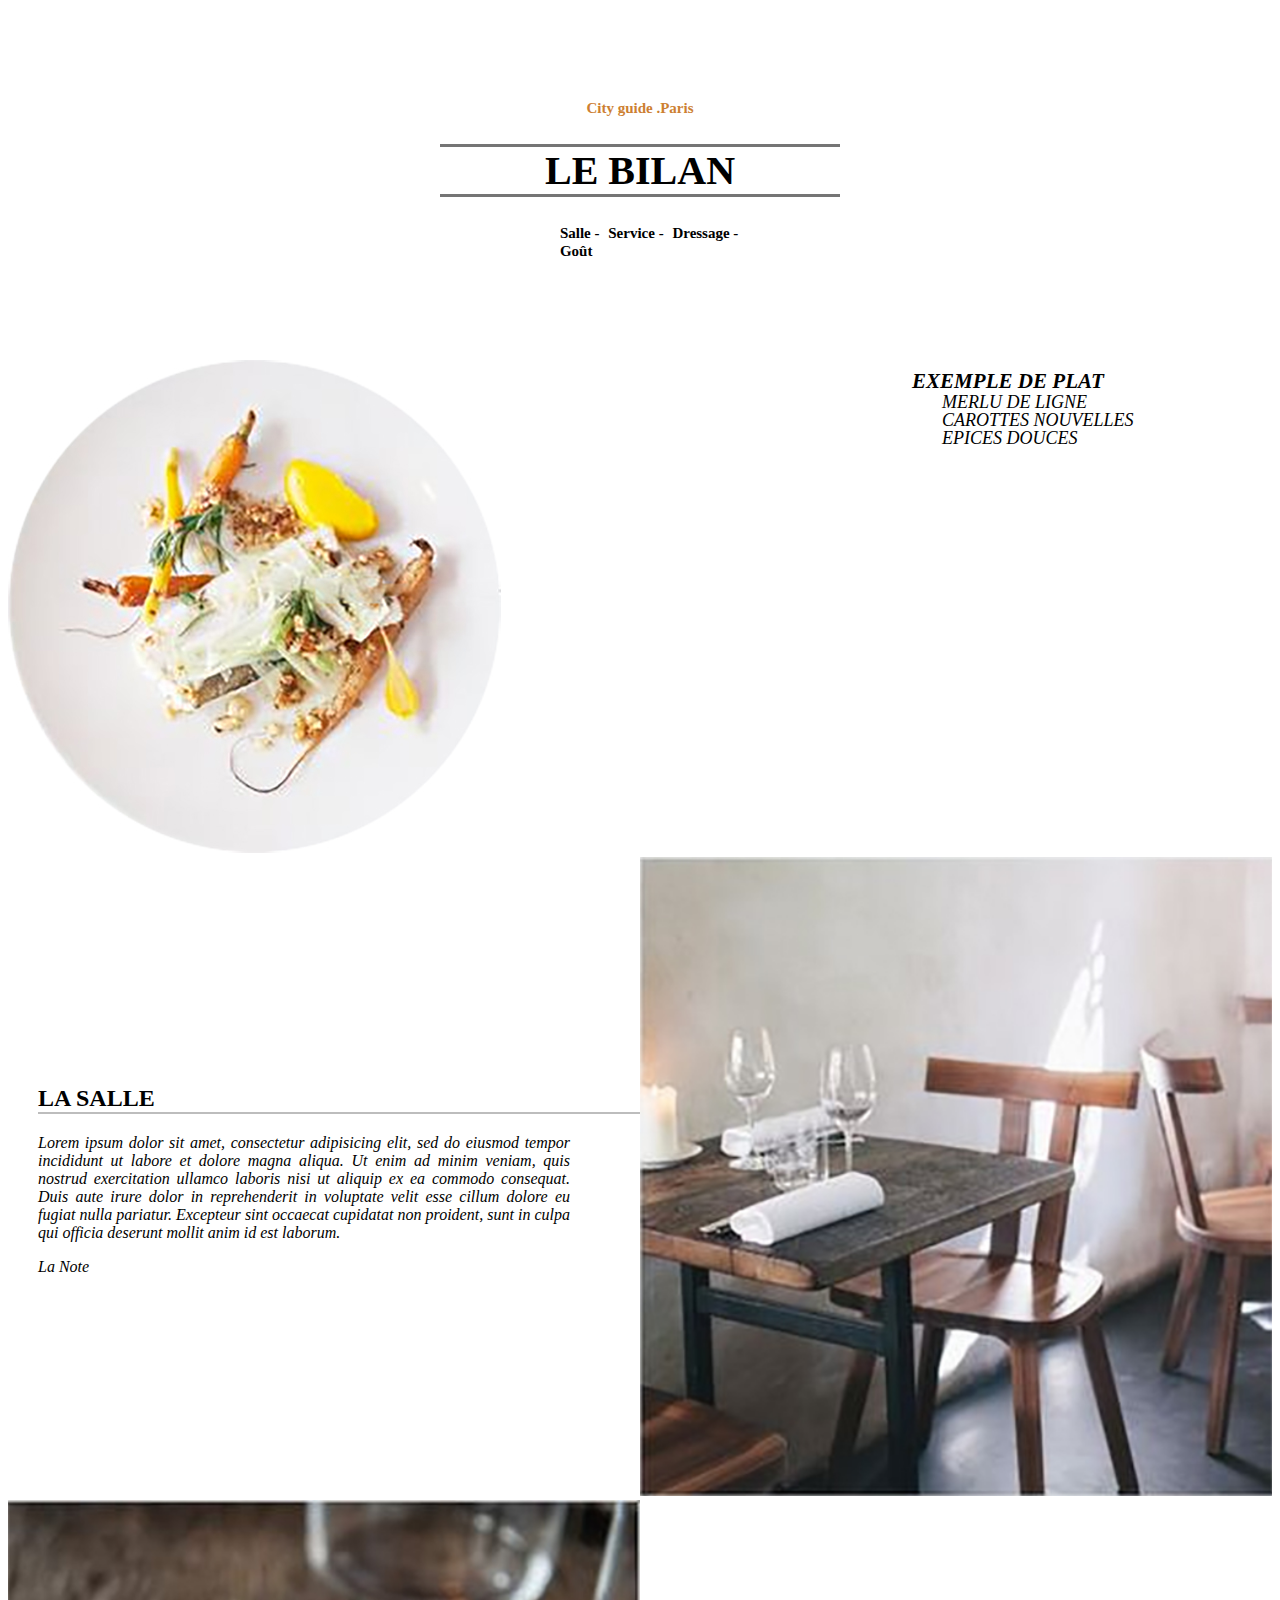
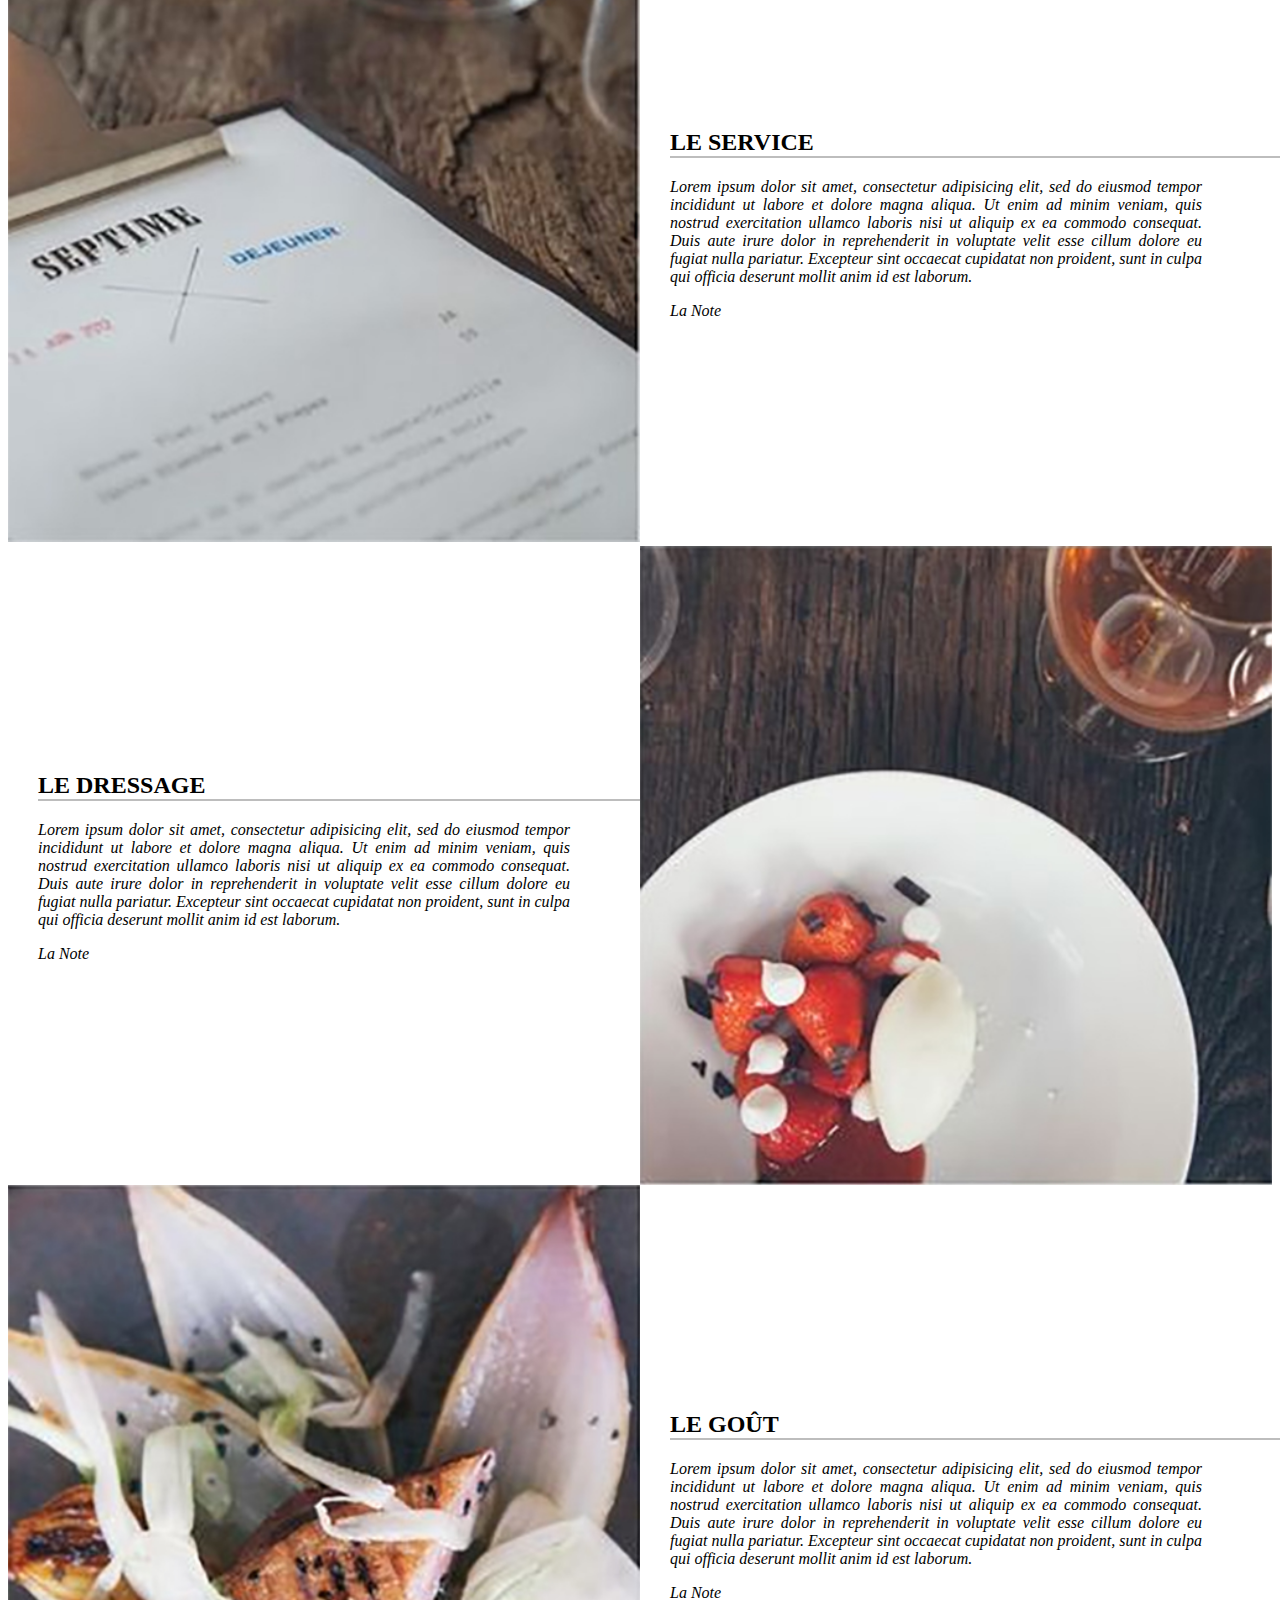
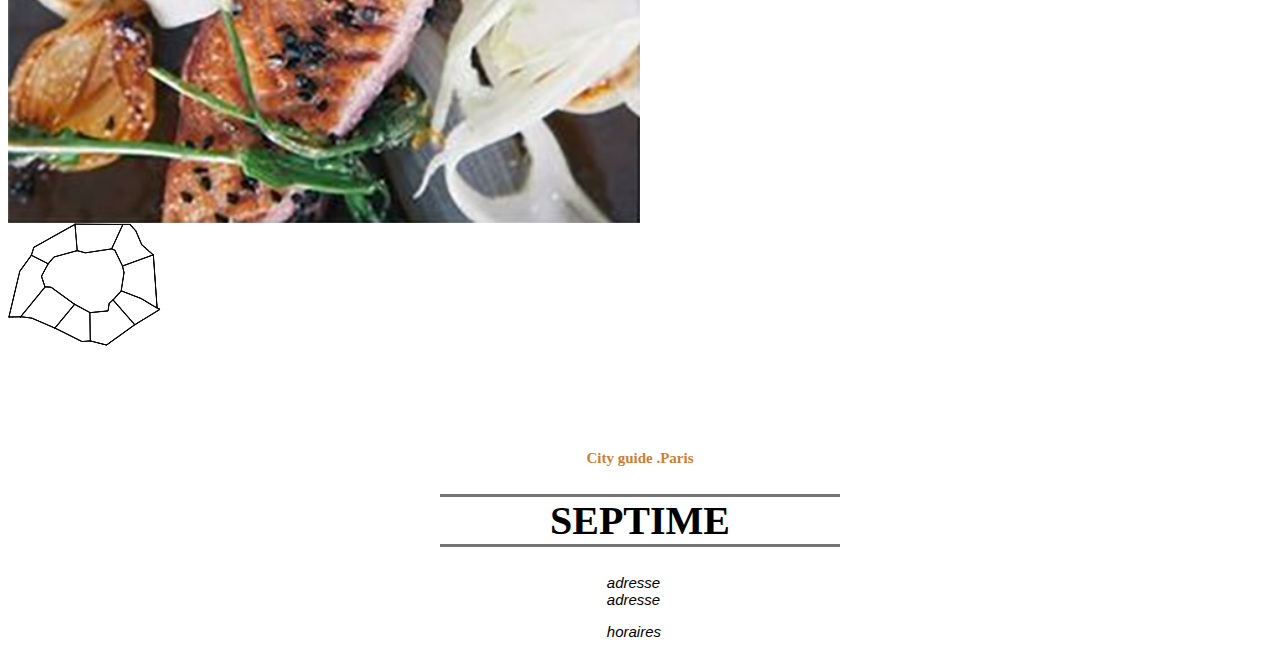
<file: Evaluation/Index.html>
<!DOCTYPE html>
<!DOCTYPE html>
<html lang="fr">
  <head>
    <meta charset="utf-8">
    <link rel="stylesheet" href="css/style.css">
    <title>LE BILAN</title>
  </head>
  <body>
    <header>
      <div class="logo">
        <h4>City guide .Paris</h4>
      </div>
      <div class="Le-Bilan">
        <h1>LE BILAN</h1>
      </div>
      <nav class="">
        <ul>
          <li class="LA-SALLE"><a href="#"> Salle  - </a></li>
          <li class="LE-SERVICE"><a href="#">Service  - </a></li>
          <li class="LE-DRESSAGE"><a href="#">Dressage - </a></li>
          <li class="LE-GOUT"><a href="#">Goût</a></li>
        </ul>
      </nav>
    </header>
    <section class="plat">
      <article class="">
        <h3> Exemple de plat</h3>
        <div class="plat">
          <p>merlu de ligne</p>
          <p>carottes nouvelles</p>
          <p>epices douces</p>

        </div>
      </article>
      <img src="img\plate.jpg" alt="">
    </section>
    <section id="LA-SALLE">
      <article class="page">
        <h2>LA SALLE</h2>
        <p>Lorem ipsum dolor sit amet, consectetur adipisicing elit, sed do eiusmod tempor incididunt ut labore et dolore magna aliqua. Ut enim ad minim veniam, quis nostrud exercitation ullamco laboris nisi ut aliquip ex ea commodo consequat. Duis aute irure dolor in reprehenderit in voluptate velit esse cillum dolore eu fugiat nulla pariatur. Excepteur sint occaecat cupidatat non proident, sunt in culpa qui officia deserunt mollit anim id est laborum.</p>
        <p>La Note </p>
      </article><!--
      --><div class="page">
        <img class=""src="img/restaurent_01.jpg" alt="">
      </div>
    </section>
    <section id="LE-SERVICE">
      <div class="page">
        <img class="" src="img/restaurent_02.jpg" alt="">
      </div><!--
      --><article class="page">
        <h2>LE SERVICE</h2>
        <p>Lorem ipsum dolor sit amet, consectetur adipisicing elit, sed do eiusmod tempor incididunt ut labore et dolore magna aliqua. Ut enim ad minim veniam, quis nostrud exercitation ullamco laboris nisi ut aliquip ex ea commodo consequat. Duis aute irure dolor in reprehenderit in voluptate velit esse cillum dolore eu fugiat nulla pariatur. Excepteur sint occaecat cupidatat non proident, sunt in culpa qui officia deserunt mollit anim id est laborum.</p>
        <p>La Note</p>
      </article>
    </section>
    <section id="LE-DRESSAGE">
      <article class="page">
        <h2>LE DRESSAGE</h2>
        <p>Lorem ipsum dolor sit amet, consectetur adipisicing elit, sed do eiusmod tempor incididunt ut labore et dolore magna aliqua. Ut enim ad minim veniam, quis nostrud exercitation ullamco laboris nisi ut aliquip ex ea commodo consequat. Duis aute irure dolor in reprehenderit in voluptate velit esse cillum dolore eu fugiat nulla pariatur. Excepteur sint occaecat cupidatat non proident, sunt in culpa qui officia deserunt mollit anim id est laborum.</p>
        <p>La Note</p>
      </article><!--
      --><div class="page">
        <img class="page"src="img/restaurent_03.jpg" alt="">
      </div>
    </section>
    <section id="LE-GOUT">
      <div class="page">
        <img class="page"src="img/restaurent_04.jpg" alt="">

      </div><!--
      --><article class="page">
        <h2>LE GOÛT</h2>
        <p>Lorem ipsum dolor sit amet, consectetur adipisicing elit, sed do eiusmod tempor incididunt ut labore et dolore magna aliqua. Ut enim ad minim veniam, quis nostrud exercitation ullamco laboris nisi ut aliquip ex ea commodo consequat. Duis aute irure dolor in reprehenderit in voluptate velit esse cillum dolore eu fugiat nulla pariatur. Excepteur sint occaecat cupidatat non proident, sunt in culpa qui officia deserunt mollit anim id est laborum.</p>
        <p>La Note</p>
      </article>
    </section>
    <footer>
      <img src="img/plan.png" alt="">
      <div class="SEPTIME">
        <h4>City guide .Paris</h4>
        <h1>SEPTIME</h1>
      </div>
      <div class="adresse">
        <p>adresse</br>
          adresse</p>
        <p>horaires</p>

      </div>
    </footer>

  </body>
</html>
</file>
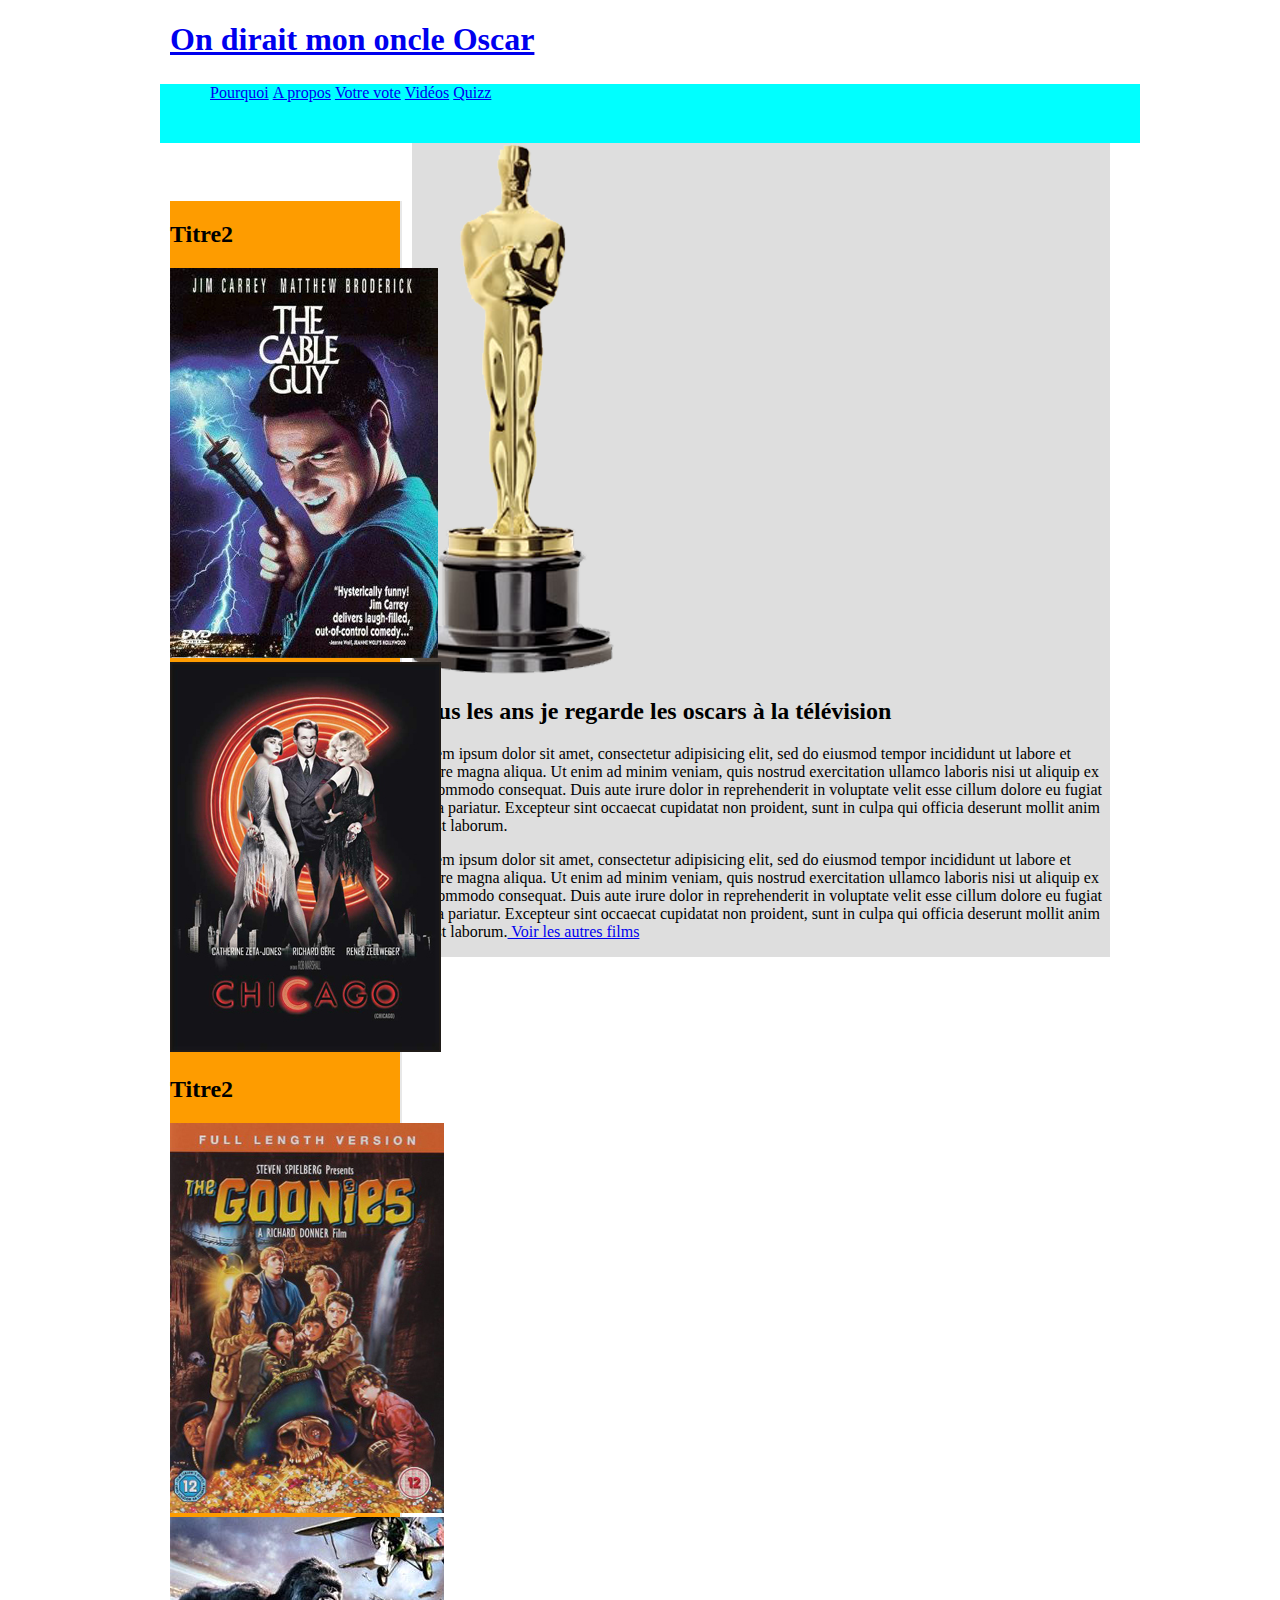
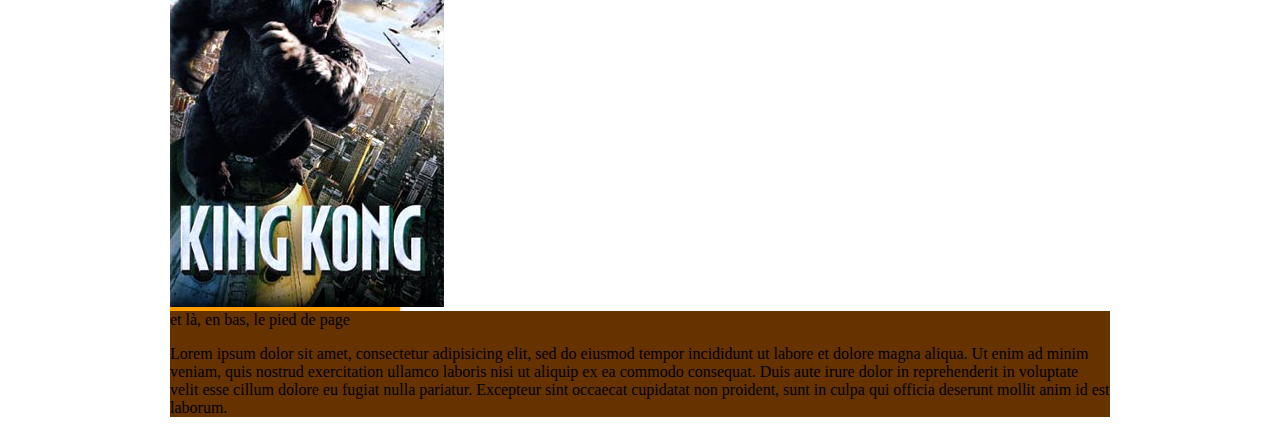
<file: responsif SITE/index.html>
<!DOCTYPE html>
<html lang="fr">
  <head>
    <meta charset="utf-8">
    <!-- On empeche le navigateur mobile de zoomer-->
    <meta name="viewport" content="width=device-width,initial-scale=1.0">
    <title> Et le gagnant est...</title>
    <!-- la feuille de style -->
    <link rel="stylesheet" type="text/css" href="css/main.css">
  </head>
  <body>
    <!-- enveloppe -->
    <div id="wrapper">
      <!-- en-tête -->
      <header>

        <h1><a href="index.html"> On dirait mon oncle Oscar</a></h1>
        <nav>

          <ul>
            <li><a href="#">Pourquoi</a></li>
            <li><a href="#">A propos</a></li>
            <li><a href="#">Votre vote</a></li>
            <li><a href="#">Vidéos</a></li>
            <li><a href="#">Quizz</a></li>
          </ul>
        </nav>
      </header><!--fermeture de l'en-tête-->

      <div id="content">
        <img src="img/oscar.png" alt="la statuette oscar" class="oscarmain">
        <h2>Tous les ans je regarde les oscars à la télévision</h2>
        <p>Lorem ipsum dolor sit amet, consectetur adipisicing elit, sed do eiusmod tempor incididunt ut labore et dolore magna aliqua. Ut enim ad minim veniam, quis nostrud exercitation ullamco laboris nisi ut aliquip ex ea commodo consequat. Duis aute irure dolor in reprehenderit in voluptate velit esse cillum dolore eu fugiat nulla pariatur. Excepteur sint occaecat cupidatat non proident, sunt in culpa qui officia deserunt mollit anim id est laborum.</p>
        <p>Lorem ipsum dolor sit amet, consectetur adipisicing elit, sed do eiusmod tempor incididunt ut labore et dolore magna aliqua. Ut enim ad minim veniam, quis nostrud exercitation ullamco laboris nisi ut aliquip ex ea commodo consequat. Duis aute irure dolor in reprehenderit in voluptate velit esse cillum dolore eu fugiat nulla pariatur. Excepteur sint occaecat cupidatat non proident, sunt in culpa qui officia deserunt mollit anim id est laborum.<a href="#"class=button> Voir les autres films</a></p>
      </div> <!-- fermeture du contenu principal ou content-->
      <!-- bartre latérale -->
      <aside class="sideblock">
        <div class="">
          <h2>Titre2</h2>
          <img src="img/cableGuy.jpg" alt="">
          <img src="img/chicago.jpg" alt="">
        </div>
        <div class="sideblock">
          <h2>Titre2</h2>
          <img src="img/goonies.jpg" alt="">
          <img src="img/kingKong.jpg" alt="">
        </div>

    </aside><!-- fermeture de la barre laterale-->
      <!-- contenu principal -->
      <!-- le pied de page -->
      <footer>
        <p> et là, en bas, le pied de page</p>
        <p>Lorem ipsum dolor sit amet, consectetur adipisicing elit, sed do eiusmod tempor incididunt ut labore et dolore magna aliqua. Ut enim ad minim veniam, quis nostrud exercitation ullamco laboris nisi ut aliquip ex ea commodo consequat. Duis aute irure dolor in reprehenderit in voluptate velit esse cillum dolore eu fugiat nulla pariatur. Excepteur sint occaecat cupidatat non proident, sunt in culpa qui officia deserunt mollit anim id est laborum.</p>
      </footer> <!--fermeture du pied de page-->
    </div><!-- fermeture de wrapper -->

  </body>
</html>
</file>
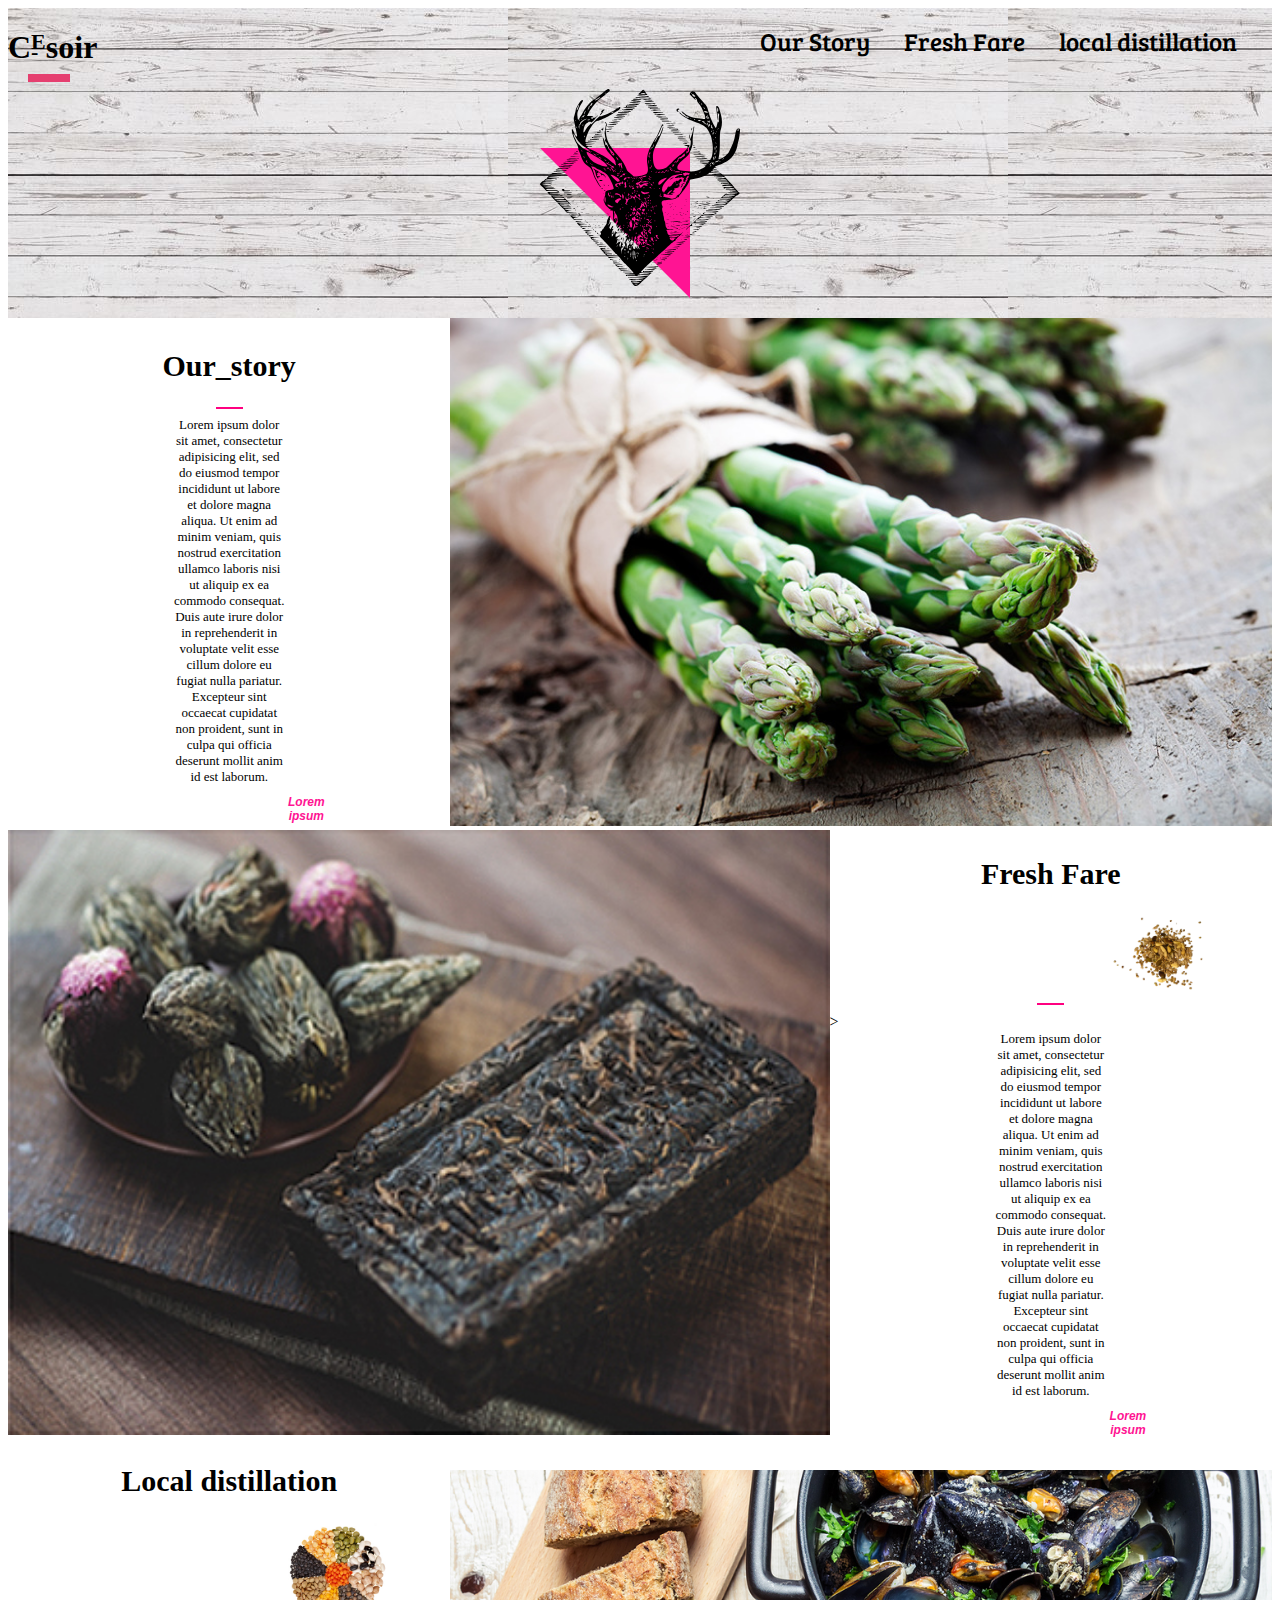
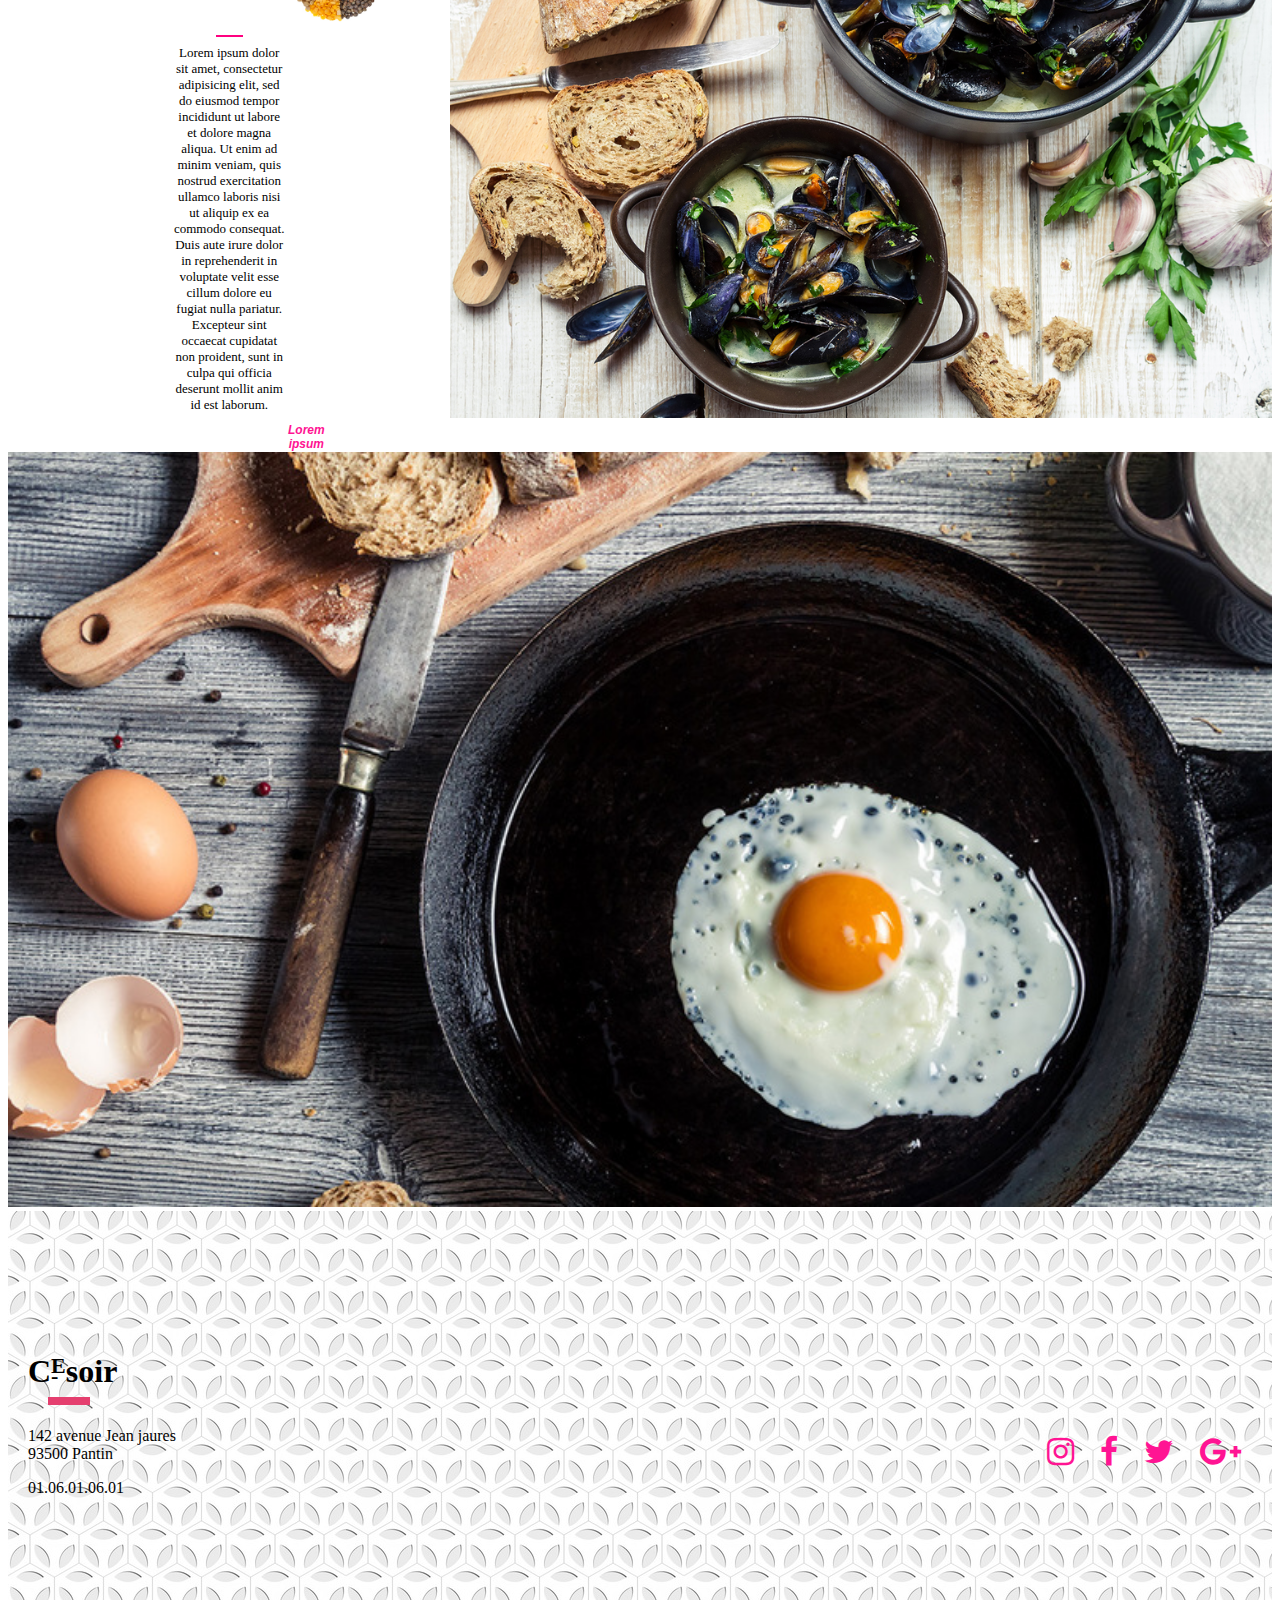
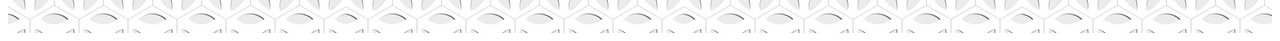
<file: 03-Cesoir-resto/integration/index.html>
<!DOCTYPE html>
<html>
  <head>
    <meta charset="utf-8">
    <title>Restaurant</title>
    <link rel="stylesheet" href="element\font-awesome-4.7.0\css\font-awesome.css">
    <link rel="stylesheet" href="css/style.css">
  </head>
  <body>
    <header>
      <div class="logoCeSoir">
        <h1 class="inline-b">C<span>E</span>soir</h1>
        <hr class="rectangle">
      </div>
      <nav class="inline-b">
        <link href="https://fonts.googleapis.com/css?family=Bree+Serif" rel="stylesheet">
        <ul>
          <li class="inline-b"><a href="#Our_story">Our Story</a></li>
          <li class="inline-b"><a href="#Fresh_Fare">Fresh Fare</a></li>
          <li class="inline-b"><a href="#local distillation">local distillation</a></li>
        </ul>
      </nav>
        <div id='logo'>
        <div >
        </div>
        <img src="img/cerf.svg" alt="Logo">
      </div>
      </header>
      <section id='Our_story'>
        <article class="gauche">
          <h2>Our_story</h2>

          <hr width='25px'; color=' #ff0080'>
          <p>Lorem ipsum dolor sit amet, consectetur adipisicing elit, sed do eiusmod tempor incididunt ut labore et dolore magna aliqua. Ut enim ad minim veniam, quis nostrud exercitation ullamco laboris nisi ut aliquip ex ea commodo consequat. Duis aute irure dolor in reprehenderit in voluptate velit esse cillum dolore eu fugiat nulla pariatur. Excepteur sint occaecat cupidatat non proident, sunt in culpa qui officia deserunt mollit anim id est laborum.</p><p class="textrose">Lorem ipsum </p>
        </article><!--
        --><div class="droite">
          <img src="img/asperge.jpg" alt="">
        </div>
      </section>
      <section id="Fresh_Fare">
        <div class="droite">
          <img src="img/soap.jpg" alt="">
        </div><!--
        --><article class="gauche">
          <h2>Fresh Fare</h2>
          <img id='graine'src="img/graines.jpg" alt="">
          <hr width='25px'; color=' #ff0080'>>
          <p>Lorem ipsum dolor sit amet, consectetur adipisicing elit, sed do eiusmod tempor incididunt ut labore et dolore magna aliqua. Ut enim ad minim veniam, quis nostrud exercitation ullamco laboris nisi ut aliquip ex ea commodo consequat. Duis aute irure dolor in reprehenderit in voluptate velit esse cillum dolore eu fugiat nulla pariatur. Excepteur sint occaecat cupidatat non proident, sunt in culpa qui officia deserunt mollit anim id est laborum.</p><p class="textrose">Lorem ipsum </p>
        </article>
      </section><!--
      --><section id="local distillation">
        <article class="gauche">
          <h2>Local distillation</h2>
          <img id='graine'src="img/graines2.jpg" alt="">
          <hr width='25px'; color=' #ff0080'>
          <p>Lorem ipsum dolor sit amet, consectetur adipisicing elit, sed do eiusmod tempor incididunt ut labore et dolore magna aliqua. Ut enim ad minim veniam, quis nostrud exercitation ullamco laboris nisi ut aliquip ex ea commodo consequat. Duis aute irure dolor in reprehenderit in voluptate velit esse cillum dolore eu fugiat nulla pariatur. Excepteur sint occaecat cupidatat non proident, sunt in culpa qui officia deserunt mollit anim id est laborum.</p><p class="textrose">Lorem ipsum </p>
        </article><!--
        --><div class="droite">
          <img src="img/moule.jpg" alt="">
        </div>
      </section><!--
      --><section id='eggs' >
        <div class="cover">
          <img src="img/eggs.jpg" alt="">
        </div>
      </section>
      <footer>
        <div class="">
          <link href="https://fonts.googleapis.com/css?family=Gidugu" rel="stylesheet">
          <div class="logoCeSoir">
            <h1 class="inline-b">C<span>E</span>soir</h1>
            <hr class="rectangle">
          </div>
          <div class=" coordo">
            <p>142 avenue Jean jaures</br>
              93500 Pantin</p>
            <p>01.06.01.06.01</p>
          </div>

        </div><!--
        --><div id="reseaux">
          <ul>
            <li><i class="fa fa-instagram fa-2x" aria-hidden="true"></i></li>
            <li><i class="fa fa-facebook fa-2x" aria-hidden="true"></i></li>
            <li><i class="fa fa-twitter fa-2x" aria-hidden="true"></i></li>
            <li><i class="fa fa-google-plus fa-2x" aria-hidden="true"></i></li>
          </ul>
        </div>

      </footer>

  </body>
</html>
</file>
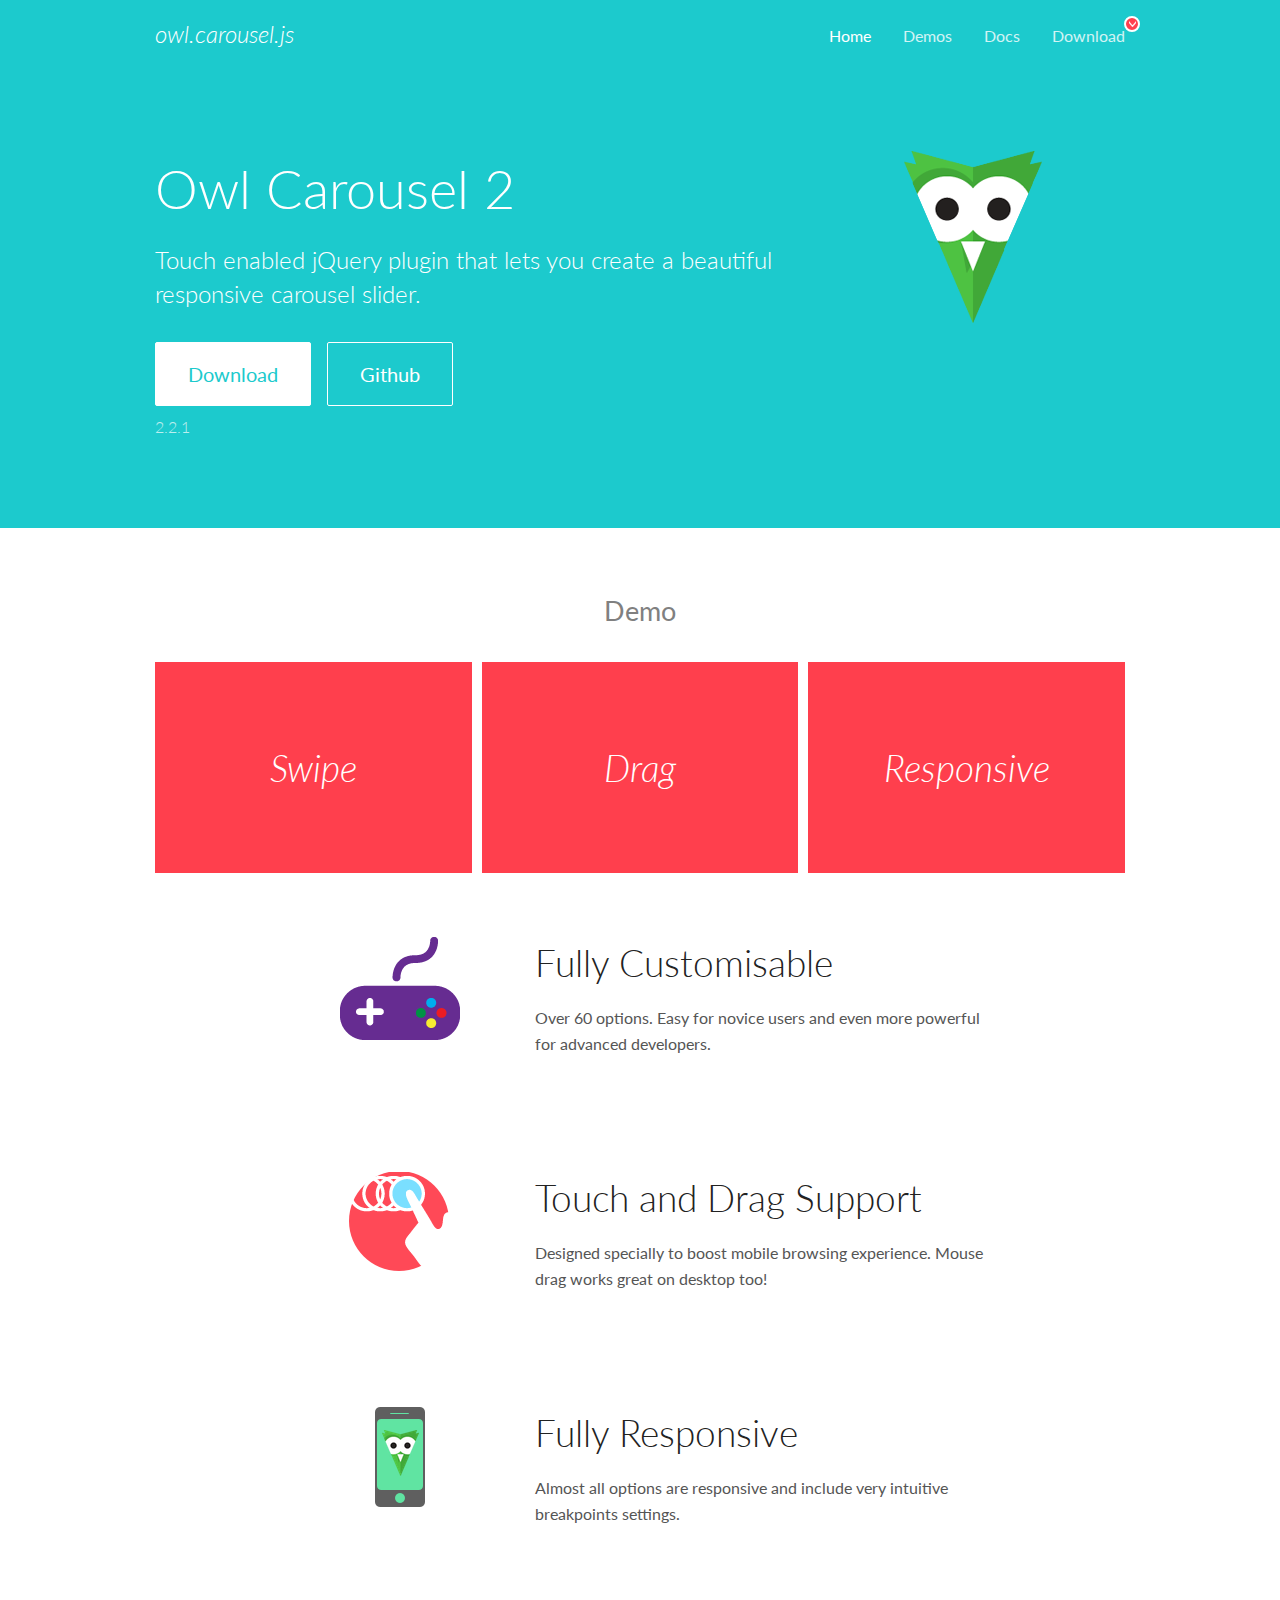
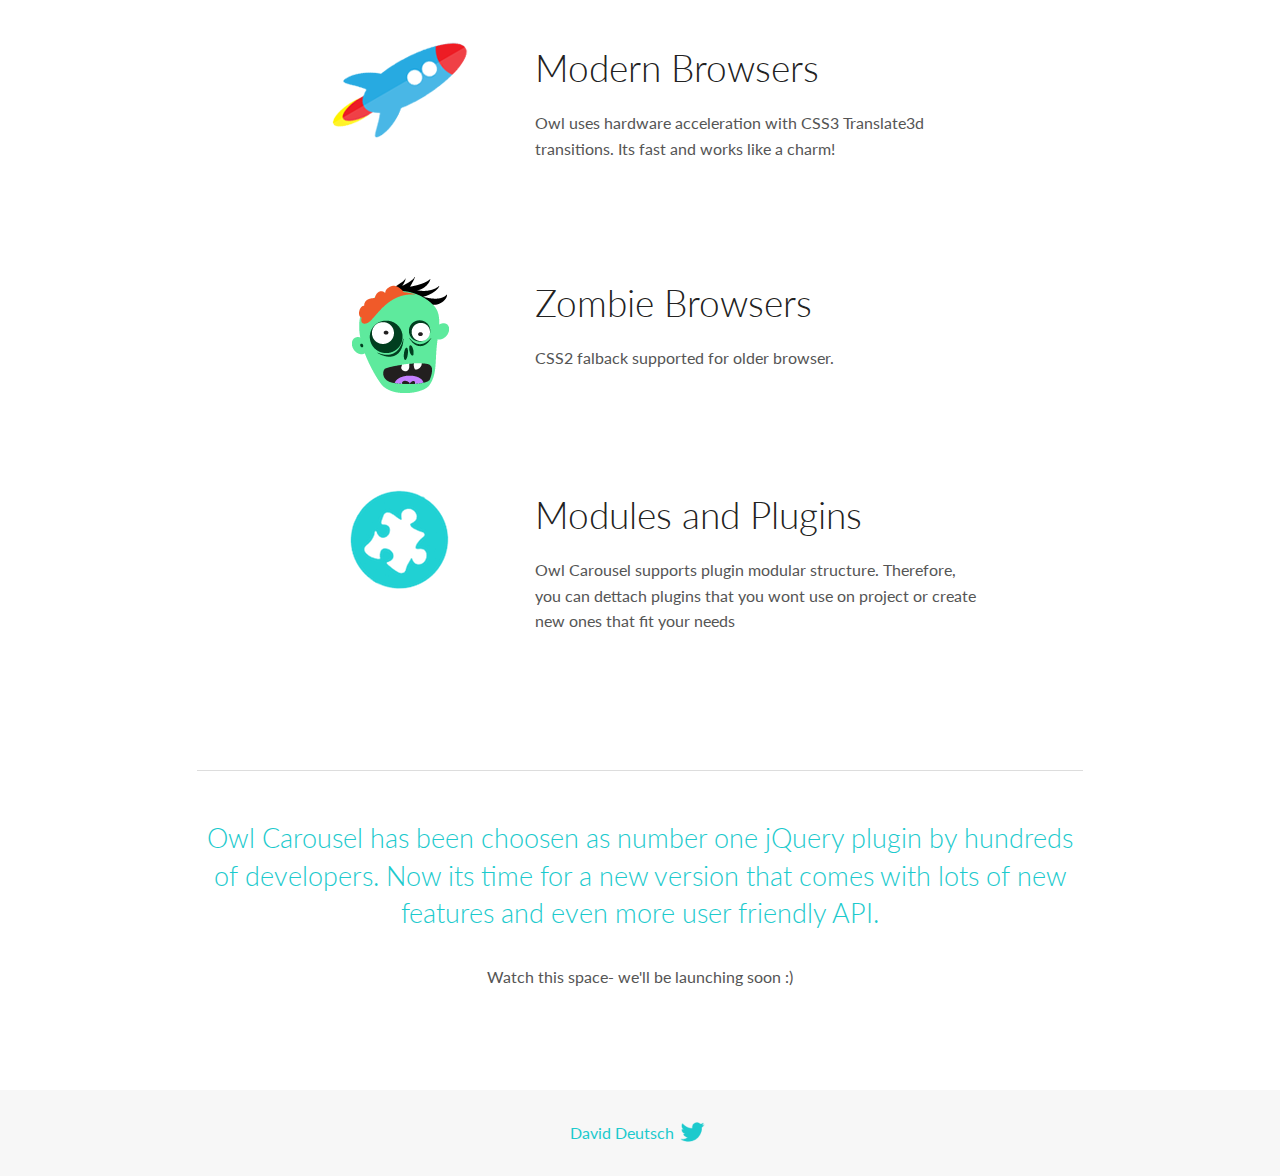
<file: Workshop/vendredi14-04/assets/framework/OwlCarousel2-2.2.1/docs/index.html>
<!DOCTYPE html>
<html lang="en">
  <head>

    <!-- head -->
    <meta charset="utf-8">
    <meta name="msapplication-tap-highlight" content="no" />
    <meta name="viewport" content="width=device-width, initial-scale=1.0" />
    <meta name="description" content="Touch enabled jQuery plugin that lets you create beautiful responsive carousel slider.">
    <meta name="author" content="David Deutsch">
    <title>
      Home | Owl Carousel | 2.2.1
    </title>

    <!-- Stylesheets -->
    <link href='https://fonts.googleapis.com/css?family=Lato:300,400,700,400italic,300italic' rel='stylesheet' type='text/css'>
    <link rel="stylesheet" href="assets/css/docs.theme.min.css">

    <!-- Owl Stylesheets -->
    <link rel="stylesheet" href="assets/owlcarousel/assets/owl.carousel.min.css">
    <link rel="stylesheet" href="assets/owlcarousel/assets/owl.theme.default.min.css">

    <!-- HTML5 shim and Respond.js IE8 support of HTML5 elements and media queries -->

    <!--[if lt IE 9]>
      <script src="https://oss.maxcdn.com/libs/html5shiv/3.7.0/html5shiv.js"></script>
      <script src="https://oss.maxcdn.com/libs/respond.js/1.3.0/respond.min.js"></script>
    <![endif]-->

    <!-- Favicons -->
    <link rel="apple-touch-icon-precomposed" sizes="144x144" href="assets/ico/apple-touch-icon-144-precomposed.png">
    <link rel="shortcut icon" href="assets/ico/favicon.png">
    <link rel="shortcut icon" href="favicon.ico">

    <!-- Yeah i know js should not be in header. Its required for demos.-->

    <!-- javascript -->
    <script src="assets/vendors/jquery.min.js"></script>
    <script src="assets/owlcarousel/owl.carousel.js"></script>
  </head>
  <body>

    <!-- header -->
    <header class="header">
      <div class="row">
        <div class="large-12 columns">
          <div class="brand left">
            <h3>
              <a href="/OwlCarousel2/">owl.carousel.js</a> 
            </h3>
          </div>
          <a id="toggle-nav" class="right">
            <span></span> <span></span> <span></span> 
          </a> 
          <div class="nav-bar">
            <ul class="clearfix">
              <li class="active">
                <a href="/OwlCarousel2/index.html">Home</a> 
              </li>
              <li> <a href="/OwlCarousel2/demos/demos.html">Demos</a>  </li>
              <li> <a href="/OwlCarousel2/docs/started-welcome.html">Docs</a>  </li>
              <li>
                <a href="https://github.com/OwlCarousel2/OwlCarousel2/archive/2.2.1.zip">Download</a> 
                <span class="download"></span> 
              </li>
            </ul>
          </div>
        </div>
      </div>
    </header>

    <!-- home panel -->
    <section id="hero">
      <div class="row">
        <div class="large-8 medium-8 columns">
          <h1>Owl Carousel 2</h1>
          <h4>Touch enabled jQuery plugin that lets you create a beautiful responsive carousel slider.</h4>
          <a href="https://github.com/OwlCarousel2/OwlCarousel2/archive/2.2.1.zip" class="hero-button">Download</a> 
          <a href="https://github.com/OwlCarousel2/OwlCarousel2" class="hero-button outline">Github</a> 
          <p>2.2.1</p>
        </div>
        <div class="large-4 medium-4 columns">
          <img class="owl-logo" src="assets/img/owl-logo.png" alt="mr. Owl">
        </div>
      </div>
    </section>

    <!-- body -->
    <div class="home-demo">
      <div class="row">
        <div class="large-12 columns">
          <h3>Demo</h3>
          <div class="owl-carousel">
            <div class="item">
              <h2>Swipe</h2>
            </div>
            <div class="item">
              <h2>Drag</h2>
            </div>
            <div class="item">
              <h2>Responsive</h2>
            </div>
            <div class="item">
              <h2>CSS3</h2>
            </div>
            <div class="item">
              <h2>Fast</h2>
            </div>
            <div class="item">
              <h2>Easy</h2>
            </div>
            <div class="item">
              <h2>Free</h2>
            </div>
            <div class="item">
              <h2>Upgradable</h2>
            </div>
            <div class="item">
              <h2>Tons of options</h2>
            </div>
            <div class="item">
              <h2>Infinity</h2>
            </div>
            <div class="item">
              <h2>Auto Width</h2>
            </div>
          </div>
        </div>
      </div>
    </div>
    <script>
      var owl = $('.owl-carousel');
      owl.owlCarousel({
        margin: 10,
        loop: true,
        responsive: {
          0: {
            items: 1
          },
          600: {
            items: 2
          },
          1000: {
            items: 3
          }
        }
      })
    </script>

    <!-- features -->
    <div id="features">
      <div class="row">
        <div class="small-12 medium-9 small-centered columns">
          <section class="row feature">
            <div class="medium-4 small-12 columns">
              <img src="assets/img/feature-options.png" alt="">
            </div>
            <div class="medium-8 small-12 columns">
              <h2>Fully Customisable</h2>
              <p>Over 60 options. Easy for novice users and even more powerful for advanced developers.</p>
            </div>
          </section>
          <section class="row feature">
            <div class="medium-4 small-12 columns">
              <img src="assets/img/feature-drag.png" alt="">
            </div>
            <div class="medium-8 small-12 columns">
              <h2>Touch and Drag Support</h2>
              <p>Designed specially to boost mobile browsing experience. Mouse drag works great on desktop too!</p>
            </div>
          </section>
          <section class="row feature">
            <div class="medium-4 small-12 columns">
              <img src="assets/img/feature-responsive.png" alt="">
            </div>
            <div class="medium-8 small-12 columns">
              <h2>Fully Responsive</h2>
              <p>Almost all options are responsive and include very intuitive breakpoints settings.</p>
            </div>
          </section>
          <section class="row feature">
            <div class="medium-4 small-12 columns">
              <img src="assets/img/feature-modern.png" alt="">
            </div>
            <div class="medium-8 small-12 columns">
              <h2>Modern Browsers</h2>
              <p>Owl uses hardware acceleration with CSS3 Translate3d transitions. Its fast and works like a charm! </p>
            </div>
          </section>
          <section class="row feature">
            <div class="medium-4 small-12 columns">
              <img src="assets/img/feature-zombie.png" alt="">
            </div>
            <div class="medium-8 small-12 columns">
              <h2>Zombie Browsers</h2>
              <p>CSS2 falback supported for older browser.</p>
            </div>
          </section>
          <section class="row feature">
            <div class="medium-4 small-12 columns">
              <img src="assets/img/feature-module.png" alt="">
            </div>
            <div class="medium-8 small-12 columns">
              <h2>Modules and Plugins</h2>
              <p>Owl Carousel supports plugin modular structure. Therefore, you can dettach plugins that you wont use on project or create new ones that fit your needs</p>
            </div>
          </section>
        </div>
      </div>
    </div>

    <!-- footer -->
    <section id="teaser-text">
      <div class="row">
        <div class="small-12 medium-11 small-centered columns">
          <hr>
          <h3 id="owl-carousel-has-been-choosen-as-number-one-jquery-plugin-by-hundreds-of-developers-now-its-time-for-a-new-version-that-comes-with-lots-of-new-features-and-even-more-user-friendly-api-">Owl Carousel has been choosen as number one jQuery plugin by hundreds of developers. Now its time for a new version that comes with lots of new features and even more user friendly API.</h3>
          <p>Watch this space- we&#39;ll be launching soon :)</p>
        </div>
      </div>
    </section>

    <!-- footer -->
    <footer class="footer">
      <div class="row">
        <div class="large-12 columns">
          <h5>
            <a href="/OwlCarousel2/docs/support-contact.html">David Deutsch</a> 
            <a id="custom-tweet-button" href="https://twitter.com/share?url=https://github.com/OwlCarousel2/OwlCarousel2&text=Owl Carousel - This is so awesome! " target="_blank"></a> 
          </h5>
        </div>
      </div>
    </footer>

    <!-- vendors -->
    <script src="assets/vendors/highlight.js"></script>
    <script src="assets/js/app.js"></script>
  </body>
</html>
</file>
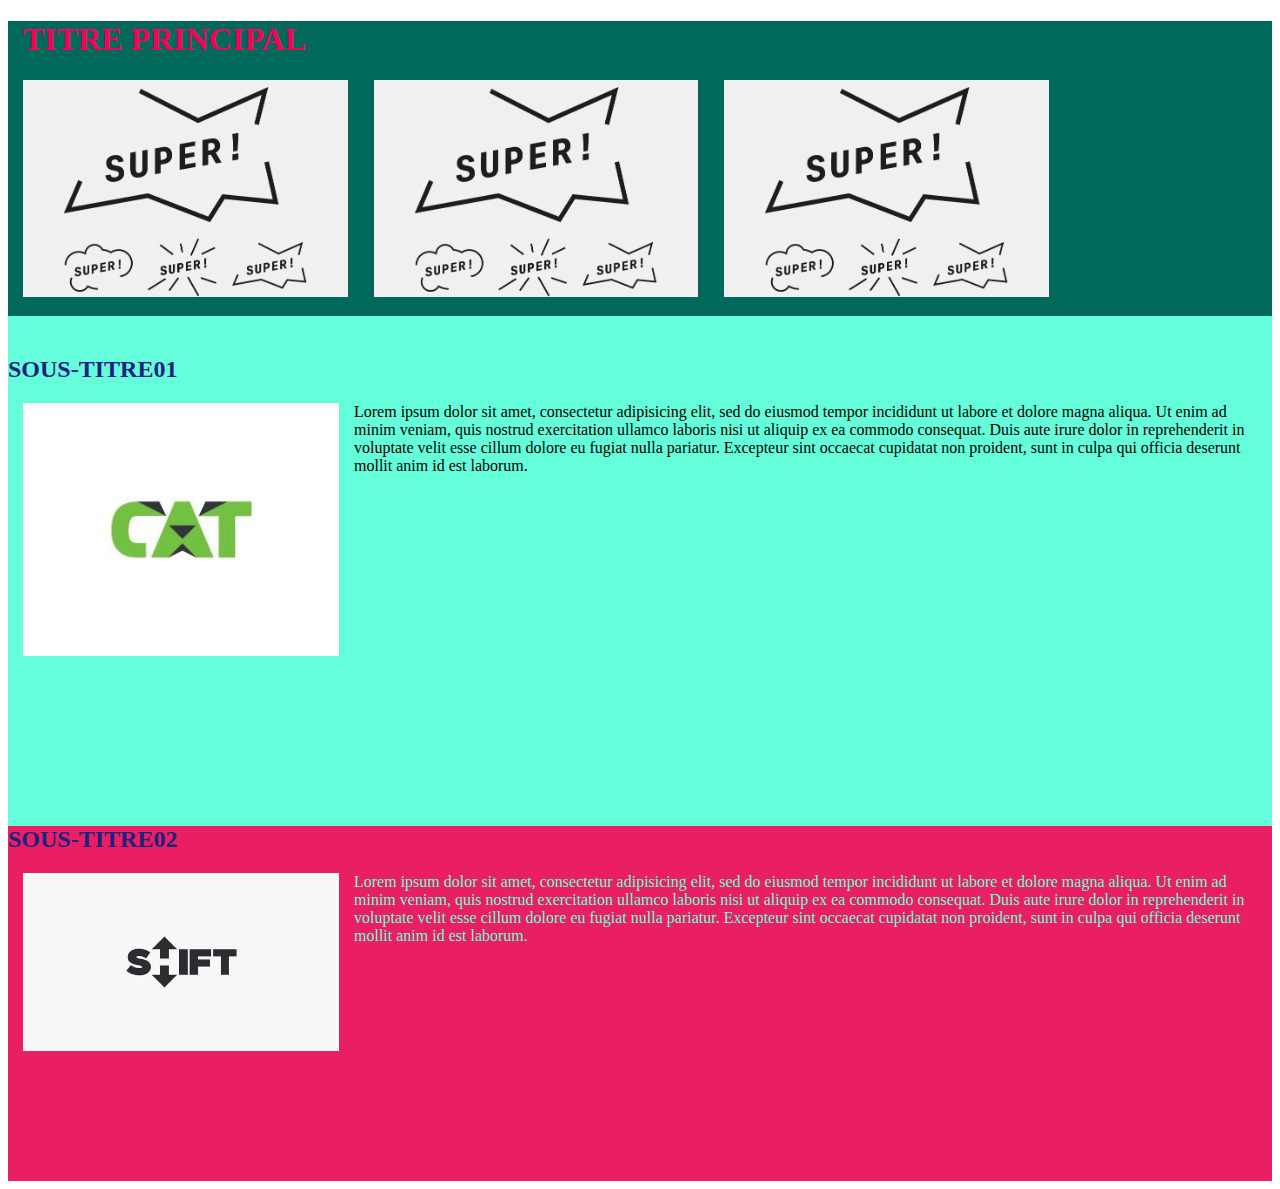
<file: 00-debutHtml/Index01.html>
<!DOCTYPE Html>
  <html>
    <head>
      <meta charset="utf-8">
      <title>Index de  demo</title>
    </head>
    <body>
      <style media="screen">
        header{
          background-color: #00695C;
          padding-left: 15px;
          padding-bottom: 15px;

          }

        section{
          background-color: #64FFDA;
        }
        div{
          padding-bottom: 315px;
          padding left: 30px;
          padding-top: 20px;
        }
        section img {
          float: left;
          margin:0 15px;
        }
        article{
          /*background-image:url('https://s-media-cache-ak0.pinimg.com/564x/ef/96/dc/ef96dc08fee6e60d9e7383a4a3d8c63e.jpg');*/
          background-color: #E91E63;
          background-size: 100%;
          color: #64FFDA;
          padding-bottom: 220px;

        }
        p{
          padding-left:22px;
          margin-right: 22px;

          font-size: 16px;
        }
        img{
          width: 25%;
        }
        header img{
          width: 26%;
          margin-right: 22px;

        }
        h1{
          color: #F50057;
          front font-family: inherit;
          text-transform: uppercase;

        }
        h2{
          color: #1A237E;
          front font-family: monospace;
          text-transform: uppercase;

        }
        }

      </style>
      <header>
        <h1>Titre principal</h1>
        <img src="img/super.png" alt="">
        <img src="img/super.png" alt="">
        <img src="img/super.png" alt="">
        <nav>
        </nav>
      </header>
      <section>
        <div class="">
          <h2> Sous-titre01</h2>
          <img src="img/cat.jpg" alt="">
          <p>Lorem ipsum dolor sit amet, consectetur adipisicing elit, sed do eiusmod tempor incididunt ut labore et dolore magna aliqua. Ut enim ad minim veniam, quis nostrud exercitation ullamco laboris nisi ut aliquip ex ea commodo consequat. Duis aute irure dolor in reprehenderit in voluptate velit esse cillum dolore eu fugiat nulla pariatur. Excepteur sint occaecat cupidatat non proident, sunt in culpa qui officia deserunt mollit anim id est laborum.</p>
        </div>
        <article class="">
          <h2> Sous-titre02</h2>
          <img src="img/shift.jpg" alt="">
          <p>Lorem ipsum dolor sit amet, consectetur adipisicing elit, sed do eiusmod tempor incididunt ut labore et dolore magna aliqua. Ut enim ad minim veniam, quis nostrud exercitation ullamco laboris nisi ut aliquip ex ea commodo consequat. Duis aute irure dolor in reprehenderit in voluptate velit esse cillum dolore eu fugiat nulla pariatur. Excepteur sint occaecat cupidatat non proident, sunt in culpa qui officia deserunt mollit anim id est laborum.</p>

        </article>
      </section>
      <footer>
      </footer>
    </body>
  </html>
</file>
<file: Evaluation/css/style.css>
/*feuille de style Nabila MAIDI*/
/*style de la maquette "Le Bilan/ evaluation"*/

/*body {
  margin-left: auto;
  margin-right: auto;
  width: 960px;

}*/
.logo .Le-Bilan {

}
.Le-Bilan h1{
  border-top: solid 3px #757575;
  border-bottom: solid 3px #757575;

  width: 400px;

}
h1{

text-align: center;
font-size: 40px;
border-top: solid 3px #757575;
border-bottom: solid 3px #757575;
margin-right: auto;
margin-left: auto;
width: 400px;

}
h4 {
  text-align: center;
  font-size: 15px;
  color: #CD7F32;
  margin-top: 100px;
  margin-bottom: 10px;
  font-family: serif;
}

li a{
  font-family: 'Bree Serif', serif;
  font-size: 15px;
  text-decoration: none;
  color: black;
  /*text-transform: uppercase;*/
  font-family: serif;
  font-weight: bold;

}
nav {
  width: 19%;
  margin: auto;
  display: block;
  margin-bottom: 100px;
}
li{
    /*float: right;*/
    display: inline;
    margin-right: 5px;
    margin-bottom: 100px;
  }
.plat article {
    float: right;
    font-style: italic;
    font-size: 18px;
    margin-right: 60px;
    position: relative;
    /*right: 200px;*/
    line-height: 0px;
  }

  }
.plat{
    display: inline-block;
    text-align: right;
    float: right;
    position: relative;


  }

h3 {
    /*border-bottom: solid 2px #BDBDBD;*/
    margin-left: auto;
    margin-right: auto;
    width: 300px;
    font-style: italic;
    text-transform:  uppercase;
  }


h2 {

  border-bottom: 2px solid #BDBDBD;
  width: 670px;
  margin-left: 30px;
}
p {
  margin-right: 70px;
  margin-left: 30px;
  text-align: justify;
  font-style: italic;

}
.page {
  width: 50%;
  vertical-align: middle;
  display: inline-block;
}
.page img {
  width: 100%;
}
.plat p {
text-transform:  uppercase;
}
.adresse {
  text-align: center;
  font-size: 15px;
  font-family: sans-serif;
  margin-left: auto;
  margin-right: auto;
  width: 10%;
}
</file>
<file: 03-Cesoir-resto/integration/css/style.css>
.inline-b{
  display: inline-block;
}
h1{
  font-family: 'Caveat Brush', cursive;
}
h1 span{
  font-size: 22px;
  display: inline;
  vertical-align: top;
  position: relative;
}
h1 span:after{
  top: 10px;
  content: "-";
  position: absolute;
  left: 0;
  /*color: #ff0080;*/
}
.rectangle{
  top: 66px;
  position: absolute;
  margin: 0;
  display: block;
  border: 4px solid #E53F6F;
  padding: 0 17px;
  width: 0px;
  left: 20px;
  /*width: -3px;*/
}
/*header hr{
  margin-left: 20px;
  margin-top: 0px;
}*/
nav{
  position: absolute;
  right: 25px;
}
nav li{
  display: inline-block;
  margin-left:10px;
}
nav a{
  font-family: 'Bree Serif', serif;
  font-size: 25px;
  text-decoration: none;
  color: black;
  /*text-transform: uppercase;*/
  margin:10px;
}
header{
  background-image:url('../img/planche2.jpg');
  position: relative;
  padding-bottom: 80px;
}
.logoCeSoir{
  position: relative;
  display: inline-block;
  /*margin-left: 100px;*/
}
#logo{
  top: 60px;
  margin: auto;
  width: 200px;
  position: relative;
}
#logo img{
  top:-59px;
  position: absolute;
  width: 100%;
}
#logo div{
  width: 0;
	height: 0;
	border-top: 150px solid #FF1493;
	border-left: 150px solid transparent;
}


.droite{
  vertical-align: middle;
  width: 65%;
  display: inline-block;

}
section .rectangle{
  position: inherit;
  margin:auto;
  left: 0;
  bottom: 0;
}
.gauche{
  position: relative;
  vertical-align: middle;
  width: 35%;
  height: 100%;
  display: inline-block;
  overflow: hidden;
}
#graine {
  width: 100px;
  height: auto;
  margin-left: 280px;
}
.droite img, .gauche img{
  width: 100%;
}
.textrose{
  font-family: sans-serif;
  color: #FF1493;
  font-size: 12px;
  margin-left: 280px;
  margin-top: 10px;
  font-style: italic;
  font-weight: bold;
}
h2{
  font-size: 30px;
  font-family: cursive;
  font-weight: bold;
  text-align: center;
}
article p{
  font-size: 13px;
  text-align: center;
  margin:0px 165px;
  display: inline-block;
}

#freshfare img{
  display: inline-block;
  padding-bottom: 4px;
  height: auto;
}
#freshfare article{
  /*float: right;*/
  width: 64%;
  height: auto;
}
#ourstory img{
  transform: scaleX(-1);
  float: right;
  padding-bottom: 4px;
  height: auto;
}

.footer img{
  width: 30px;
  height: 30px;
  float: right;
  margin-bottom: 60px;
}
.cover img{
  width: 100%;
  }
footer{
  /*position: relative;*/
  padding: 120px 20px;
  background-image: url('../img/floral-hexagon-background_1053-181.jpg');
}
footer > div{
  width: 50%;
  display: inline-block;
}
footer p{
/*font-family: 'Gidugu', sans-serif;*/
}
footer .fa{
  color:#FF1493;
  margin: 5px;
  padding: 0 6px;
  border-radius: 15px;
  transition: 1s;
  float: right;
}
footer .fa:hover{
  color: pink;
  animation-name: clignote;
  animation-duration: 1s;
  animation-iteration-count: infinite;
}
@keyframes clignote{
  0%{
    color: black;
  }
  50%{
    color:#800080
  }
  100%{
    color:pink;
  }
}

#reseaux li{
  display: inline-block;
  text-align: right;
}
#reseaux ul{
  float: right;
}
.coordo div{
  margin-right: 150px;
}
</file>
<file: responsif SITE/css/main.css>
/*maquette responsive Nabila MAIDI*/
/*reset eric mayer*/
/*bouquin de ben frain editeur pearson*/
/*style pour ecran d'ordinateur*/
body{
  /*background-color: yellow;*/
}
#wrapper{
  /*background-color: grey;*/
  /*border: 3px solid black;*/
  width:960px;
  margin-right: auto;
  margin-left: auto;
}
header{
  /*background-color: #779307;*/
  width:940px;
  margin-right: 10px;
  margin-left: 10px;
}
nav{
  background-color: cyan;
  width:960px;
  padding-bottom: 25px;
  padding-left: 10px;
  padding-right: 10px;
  margin-top: 26px;
  margin-left: -10px;
}
nav li {
  display:inline-block;
  /*background-color: white;*/
}
aside {
  background-color: #fe9c00;
  margin-top: 58px;
  border-right: 2px solid #e8e8e8;
  margin-right: 10px;
  margin-left: 10px;
  padding-right: 10px;
  width:220px;
  float: left;
}
#content {
  background-color: #dedede;
  width:698px;
  float: right;
  margin-right: 10px;

}
footer {
  margin-top:20px;
  background-color: #663300;
  width:940px;
  clear: both;
  margin-right: 10px;
  margin-left: 10px;
}
/*taille pour une tablette*/
@media screen and (max-width:760px) {
#wrapper, header, footer, nav{
  width: 760px;
  margin: 0px;
}
nav {
  text-align: center;
  background-image: none;
  border-top-color:#bfbfbf;
  border-top-style: double;
  border-top-width: 4px;
}
nav ul li a {
  background-color: #dedede;
  line-height: 60px;
  font-size: 40px;
}
header, nav, footer{
  width:740px;
}
#content, aside {
  padding-right: 10px;
  padding-left: 10px;
  width:728px;
  margin-top: 20px;
}
.oscarMain {
  margin-right: 30px;
  margin-top: 0px;
  width:150px;
  height: 394px;
}
aside {
  border-right: none;
  margin-top: 2px solid #e8e8e8;
  padding-top: 20px;
  margin-bottom: 20px;
}
.sideblock {
  width:46%;
  float: left;
}
.overhyped {
  margin-top: 0px;
  margin-left: 50px;
}
}
</file>
